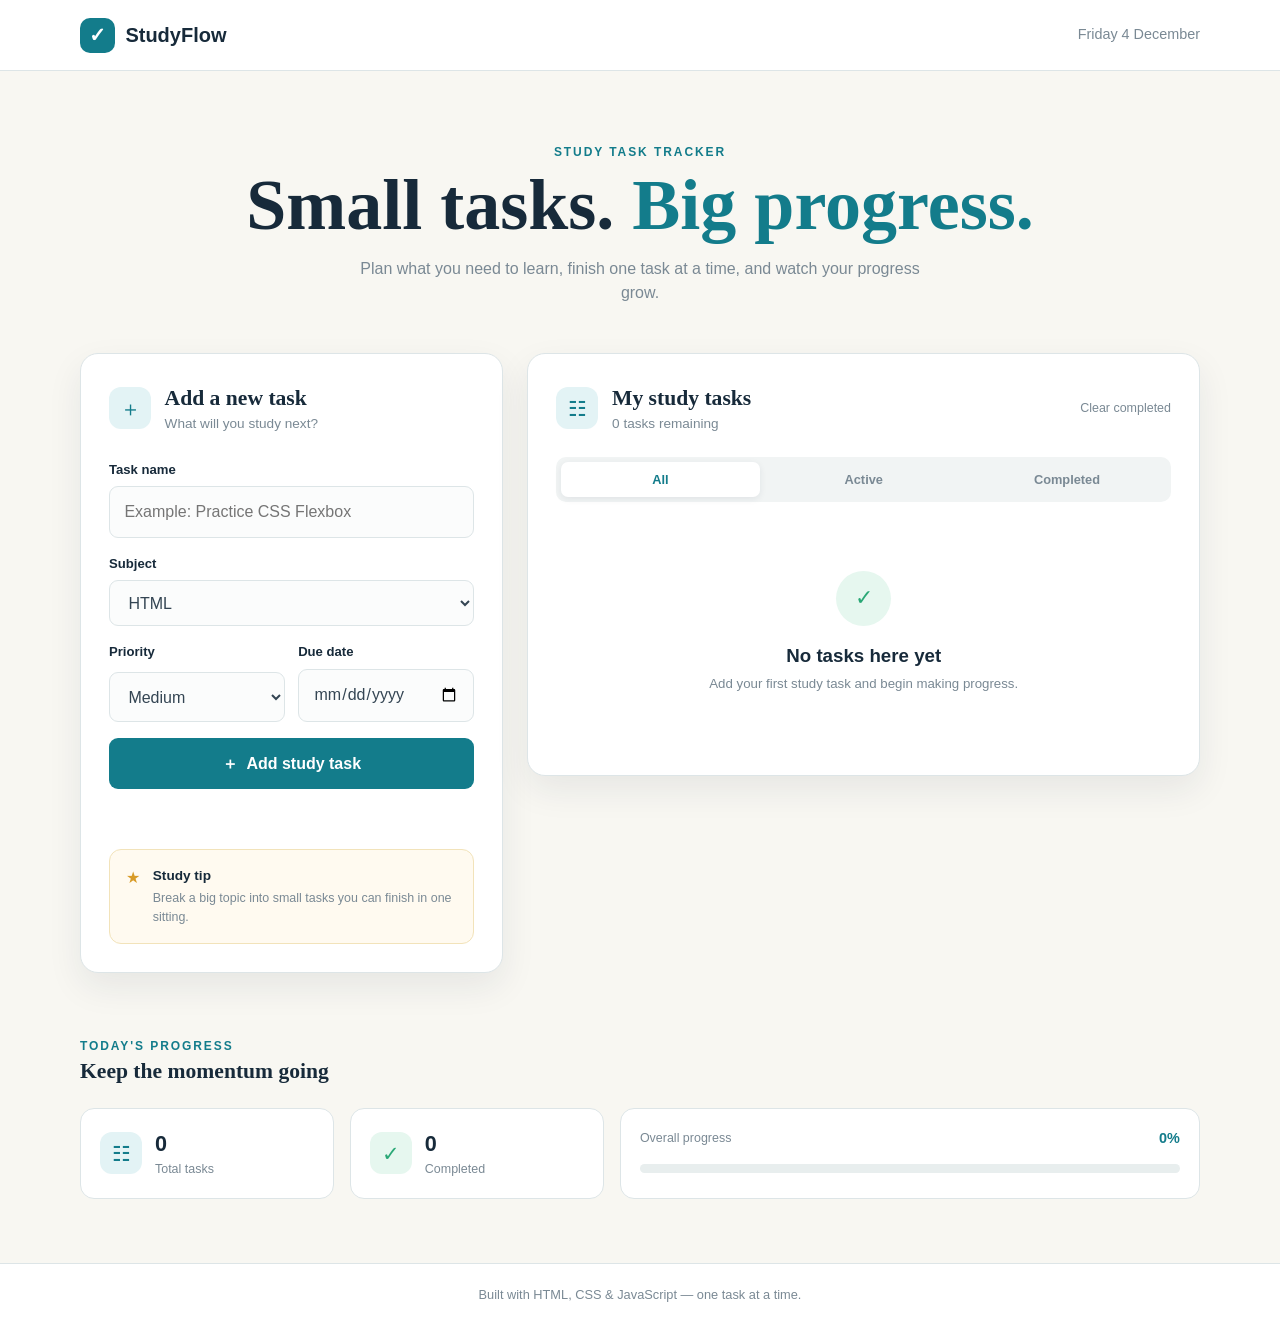
<file: To-Do List  Study Task Tracker/index.html>
<!DOCTYPE html>
<html lang="en">
  <head>
    <meta charset="UTF-8" />
    <meta name="viewport" content="width=device-width, initial-scale=1.0" />
    <meta
      name="description"
      content="A beginner-friendly study task tracker made with HTML, CSS and JavaScript."
    />
    <title>StudyFlow | Study Task Tracker</title>
    <link rel="stylesheet" href="./style.css" />
  </head>

  <body>
    <!-- HEADER: The top introduction area of the page. -->
    <header class="site-header">
      <div class="container header-content">
        <a class="brand" href="#" aria-label="StudyFlow home">
          <span class="brand-icon">&check;</span>
          <span>StudyFlow</span>
        </a>

        <p class="today-date" id="today-date">Your daily study companion</p>
      </div>
    </header>

    <!-- MAIN: Contains the important content of the application. -->
    <main class="container">
      <section class="hero">
        <p class="eyebrow">STUDY TASK TRACKER</p>
        <h1>Small tasks. <span>Big progress.</span></h1>
        <p>
          Plan what you need to learn, finish one task at a time, and watch your
          progress grow.
        </p>
      </section>

      <div class="app-layout">
        <!-- FORM SECTION: Takes information from the user. -->
        <section class="card form-card">
          <div class="section-heading">
            <span class="heading-icon">＋</span>
            <div>
              <h2>Add a new task</h2>
              <p>What will you study next?</p>
            </div>
          </div>

          <form id="task-form">
            <div class="form-group">
              <label for="task-input">Task name</label>
              <input
                id="task-input"
                type="text"
                placeholder="Example: Practice CSS Flexbox"
                maxlength="80"
                required
              />
            </div>

            <div class="form-group">
              <label for="subject-input">Subject</label>
              <select id="subject-input">
                <option value="HTML">HTML</option>
                <option value="CSS">CSS</option>
                <option value="JavaScript">JavaScript</option>
                <option value="Other">Other</option>
              </select>
            </div>

            <div class="form-row">
              <div class="form-group">
                <label for="priority-input">Priority</label>
                <select id="priority-input">
                  <option value="Low">Low</option>
                  <option value="Medium" selected>Medium</option>
                  <option value="High">High</option>
                </select>
              </div>

              <div class="form-group">
                <label for="date-input">Due date</label>
                <input id="date-input" type="date" />
              </div>
            </div>

            <button class="primary-button" type="submit">
              <span>＋</span> Add study task
            </button>

            <!-- JavaScript changes this message when a task is added. -->
            <p class="form-message" id="form-message" aria-live="polite"></p>
          </form>

          <aside class="study-tip">
            <span class="tip-icon">★</span>
            <div>
              <h3>Study tip</h3>
              <p>Break a big topic into small tasks you can finish in one sitting.</p>
            </div>
          </aside>
        </section>

        <!-- TASK SECTION: JavaScript will create task items inside this area. -->
        <section class="card tasks-card">
          <div class="tasks-top">
            <div class="section-heading">
              <span class="heading-icon list-icon">☷</span>
              <div>
                <h2>My study tasks</h2>
                <p id="task-summary">0 tasks remaining</p>
              </div>
            </div>

            <button class="text-button" id="clear-button" type="button">
              Clear completed
            </button>
          </div>

          <!-- Filter buttons use a data-filter attribute for JavaScript. -->
          <div class="filter-buttons" aria-label="Filter tasks">
            <button class="filter active" type="button" data-filter="all">
              All
            </button>
            <button class="filter" type="button" data-filter="active">
              Active
            </button>
            <button class="filter" type="button" data-filter="completed">
              Completed
            </button>
          </div>

          <ul id="task-list" class="task-list"></ul>

          <!-- This is shown only when the selected list has no tasks. -->
          <div class="empty-state" id="empty-state">
            <div class="empty-icon">✓</div>
            <h3>No tasks here yet</h3>
            <p>Add your first study task and begin making progress.</p>
          </div>
        </section>
      </div>

      <!-- STATISTICS: JavaScript updates these numbers. -->
      <section class="progress-section">
        <div>
          <p class="eyebrow">TODAY'S PROGRESS</p>
          <h2>Keep the momentum going</h2>
        </div>

        <div class="progress-grid">
          <article class="stat-card">
            <span class="stat-icon blue">☷</span>
            <div>
              <strong id="total-count">0</strong>
              <p>Total tasks</p>
            </div>
          </article>

          <article class="stat-card">
            <span class="stat-icon green">✓</span>
            <div>
              <strong id="completed-count">0</strong>
              <p>Completed</p>
            </div>
          </article>

          <article class="stat-card progress-card">
            <div class="progress-label">
              <p>Overall progress</p>
              <strong id="progress-percent">0%</strong>
            </div>
            <div class="progress-track">
              <div class="progress-fill" id="progress-fill"></div>
            </div>
          </article>
        </div>
      </section>
    </main>

    <footer>
      <p>Built with HTML, CSS &amp; JavaScript — one task at a time.</p>
    </footer>

    <script src="./script.js"></script>
  </body>
</html>
</file>
<file: To-Do List  Study Task Tracker/style.css>
/* =========================================================
   1. RESET
   Removes default spacing and makes element sizing easier.
   ========================================================= */
* {
  margin: 0;
  padding: 0;
  box-sizing: border-box;
}

:root {
  --navy: #172a3a;
  --blue: #137c8b;
  --blue-dark: #0d6571;
  --blue-light: #e3f3f5;
  --green: #2aa876;
  --green-light: #e6f7ef;
  --orange: #e98b43;
  --red: #d85c5c;
  --cream: #f8f7f2;
  --white: #ffffff;
  --text: #344553;
  --muted: #7a8994;
  --border: #dde5e7;
  --shadow: 0 14px 35px rgba(23, 42, 58, 0.08);
}

body {
  min-height: 100vh;
  font-family: Arial, Helvetica, sans-serif;
  color: var(--text);
  background-color: var(--cream);
  line-height: 1.5;
}

button,
input,
select {
  font: inherit;
}

button {
  cursor: pointer;
}

.container {
  width: min(92%, 1120px);
  margin: 0 auto;
}

/* =========================================================
   2. HEADER AND HERO
   Flexbox places the logo and date on opposite sides.
   ========================================================= */
.site-header {
  padding: 1.1rem 0;
  background-color: var(--white);
  border-bottom: 1px solid var(--border);
}

.header-content,
.brand,
.section-heading,
.tasks-top,
.stat-card,
.progress-label {
  display: flex;
  align-items: center;
}

.header-content,
.tasks-top,
.progress-label {
  justify-content: space-between;
}

.brand {
  gap: 0.65rem;
  color: var(--navy);
  font-size: 1.25rem;
  font-weight: 800;
  text-decoration: none;
}

.brand-icon {
  display: grid;
  place-items: center;
  width: 35px;
  height: 35px;
  border-radius: 10px;
  color: var(--white);
  background-color: var(--blue);
}

.today-date {
  color: var(--muted);
  font-size: 0.9rem;
}

.hero {
  padding: 4.5rem 0 3rem;
  text-align: center;
}

.eyebrow {
  color: var(--blue);
  font-size: 0.75rem;
  font-weight: 800;
  letter-spacing: 0.16em;
}

.hero h1 {
  margin: 0.45rem 0 0.8rem;
  color: var(--navy);
  font-family: Georgia, "Times New Roman", serif;
  font-size: clamp(2.4rem, 7vw, 4.5rem);
  line-height: 1.05;
}

.hero h1 span {
  color: var(--blue);
}

.hero > p:last-child {
  max-width: 580px;
  margin: 0 auto;
  color: var(--muted);
}

/* =========================================================
   3. MAIN APP LAYOUT
   CSS Grid creates two columns on larger screens.
   ========================================================= */
.app-layout {
  display: grid;
  grid-template-columns: 0.85fr 1.35fr;
  gap: 1.5rem;
  align-items: start;
}

.card {
  padding: 1.75rem;
  border: 1px solid var(--border);
  border-radius: 18px;
  background-color: var(--white);
  box-shadow: var(--shadow);
}

.section-heading {
  gap: 0.85rem;
}

.section-heading h2,
.progress-section h2 {
  color: var(--navy);
  font-family: Georgia, "Times New Roman", serif;
  font-size: 1.35rem;
}

.section-heading p {
  color: var(--muted);
  font-size: 0.85rem;
}

.heading-icon,
.stat-icon {
  display: grid;
  place-items: center;
  flex-shrink: 0;
  width: 42px;
  height: 42px;
  border-radius: 12px;
  color: var(--blue);
  background-color: var(--blue-light);
  font-size: 1.3rem;
}

/* =========================================================
   4. FORM
   ========================================================= */
form {
  display: grid;
  gap: 1rem;
  margin-top: 1.6rem;
}

.form-group {
  display: grid;
  gap: 0.4rem;
}

.form-row {
  display: grid;
  grid-template-columns: 1fr 1fr;
  gap: 0.8rem;
}

label {
  color: var(--navy);
  font-size: 0.82rem;
  font-weight: 700;
}

input,
select {
  width: 100%;
  padding: 0.8rem 0.9rem;
  border: 1px solid var(--border);
  border-radius: 9px;
  outline: none;
  color: var(--text);
  background-color: #fbfcfc;
  transition: border-color 0.2s, box-shadow 0.2s;
}

input:focus,
select:focus {
  border-color: var(--blue);
  box-shadow: 0 0 0 3px rgba(19, 124, 139, 0.12);
}

.primary-button {
  display: flex;
  justify-content: center;
  align-items: center;
  gap: 0.5rem;
  padding: 0.85rem;
  border: none;
  border-radius: 9px;
  color: var(--white);
  background-color: var(--blue);
  font-weight: 700;
  transition: background-color 0.2s, transform 0.2s;
}

.primary-button:hover {
  background-color: var(--blue-dark);
  transform: translateY(-1px);
}

.form-message {
  min-height: 1.2rem;
  color: var(--green);
  font-size: 0.82rem;
  text-align: center;
}

.study-tip {
  display: flex;
  gap: 0.8rem;
  margin-top: 1.5rem;
  padding: 1rem;
  border: 1px solid #f2e3ba;
  border-radius: 12px;
  background-color: #fffaf0;
}

.tip-icon {
  color: #d89b27;
}

.study-tip h3 {
  margin-bottom: 0.2rem;
  color: var(--navy);
  font-size: 0.85rem;
}

.study-tip p {
  color: var(--muted);
  font-size: 0.78rem;
}

/* =========================================================
   5. FILTERS AND TASK ITEMS
   ========================================================= */
.text-button {
  border: none;
  color: var(--muted);
  background: none;
  font-size: 0.78rem;
}

.text-button:hover {
  color: var(--red);
}

.filter-buttons {
  display: flex;
  gap: 0.3rem;
  margin: 1.4rem 0 1rem;
  padding: 0.3rem;
  border-radius: 10px;
  background-color: #f1f4f4;
}

.filter {
  flex: 1;
  padding: 0.5rem;
  border: none;
  border-radius: 7px;
  color: var(--muted);
  background: none;
  font-size: 0.8rem;
  font-weight: 700;
}

.filter.active {
  color: var(--blue);
  background-color: var(--white);
  box-shadow: 0 2px 7px rgba(23, 42, 58, 0.08);
}

.task-list {
  display: grid;
  gap: 0.75rem;
  list-style: none;
}

.task-item {
  display: grid;
  grid-template-columns: auto 1fr auto;
  gap: 0.8rem;
  align-items: center;
  padding: 1rem;
  border: 1px solid var(--border);
  border-radius: 12px;
  transition: border-color 0.2s, transform 0.2s;
}

.task-item:hover {
  border-color: #a9c9cd;
  transform: translateY(-1px);
}

.complete-button {
  display: grid;
  place-items: center;
  width: 23px;
  height: 23px;
  border: 2px solid #b9c6ca;
  border-radius: 50%;
  color: transparent;
  background-color: var(--white);
}

.task-item.completed .complete-button {
  border-color: var(--green);
  color: var(--white);
  background-color: var(--green);
}

.task-name {
  color: var(--navy);
  font-size: 0.93rem;
  font-weight: 700;
}

.task-item.completed .task-name {
  color: var(--muted);
  text-decoration: line-through;
}

.task-meta {
  display: flex;
  flex-wrap: wrap;
  gap: 0.4rem;
  margin-top: 0.35rem;
  color: var(--muted);
  font-size: 0.72rem;
}

.tag {
  padding: 0.16rem 0.45rem;
  border-radius: 999px;
  color: var(--blue);
  background-color: var(--blue-light);
}

.priority-High {
  color: var(--red);
  background-color: #fbeaea;
}

.priority-Low {
  color: var(--green);
  background-color: var(--green-light);
}

.delete-button {
  width: 32px;
  height: 32px;
  border: none;
  border-radius: 8px;
  color: #a6b0b6;
  background: none;
  font-size: 1.15rem;
}

.delete-button:hover {
  color: var(--red);
  background-color: #fbeaea;
}

.empty-state {
  padding: 3.3rem 1rem;
  color: var(--muted);
  text-align: center;
}

.empty-icon {
  display: grid;
  place-items: center;
  width: 55px;
  height: 55px;
  margin: 0 auto 1rem;
  border-radius: 50%;
  color: var(--green);
  background-color: var(--green-light);
  font-size: 1.4rem;
}

.empty-state h3 {
  margin-bottom: 0.3rem;
  color: var(--navy);
}

.empty-state p {
  font-size: 0.83rem;
}

/* =========================================================
   6. PROGRESS SECTION
   ========================================================= */
.progress-section {
  padding: 4rem 0;
}

.progress-grid {
  display: grid;
  grid-template-columns: 0.7fr 0.7fr 1.6fr;
  gap: 1rem;
  margin-top: 1.3rem;
}

.stat-card {
  gap: 0.8rem;
  padding: 1.2rem;
  border: 1px solid var(--border);
  border-radius: 14px;
  background-color: var(--white);
}

.stat-icon.green {
  color: var(--green);
  background-color: var(--green-light);
}

.stat-card strong {
  color: var(--navy);
  font-size: 1.35rem;
}

.stat-card p {
  color: var(--muted);
  font-size: 0.78rem;
}

.progress-card {
  display: block;
}

.progress-label strong {
  color: var(--blue);
  font-size: 0.9rem;
}

.progress-track {
  height: 9px;
  margin-top: 0.9rem;
  overflow: hidden;
  border-radius: 999px;
  background-color: #e8eeee;
}

.progress-fill {
  width: 0;
  height: 100%;
  border-radius: inherit;
  background-color: var(--green);
  transition: width 0.35s ease;
}

footer {
  padding: 1.3rem;
  border-top: 1px solid var(--border);
  color: var(--muted);
  background-color: var(--white);
  font-size: 0.8rem;
  text-align: center;
}

/* =========================================================
   7. RESPONSIVE DESIGN
   At smaller widths, columns become one column.
   ========================================================= */
@media (max-width: 780px) {
  .app-layout,
  .progress-grid {
    grid-template-columns: 1fr;
  }

  .hero {
    padding-top: 3.3rem;
  }
}

@media (max-width: 600px) {
  .today-date {
    display: none;
  }

  .card {
    padding: 1.25rem;
  }

  .form-row {
    grid-template-columns: 1fr;
  }

  .tasks-top {
    align-items: flex-start;
    gap: 0.5rem;
  }
}
</file>
